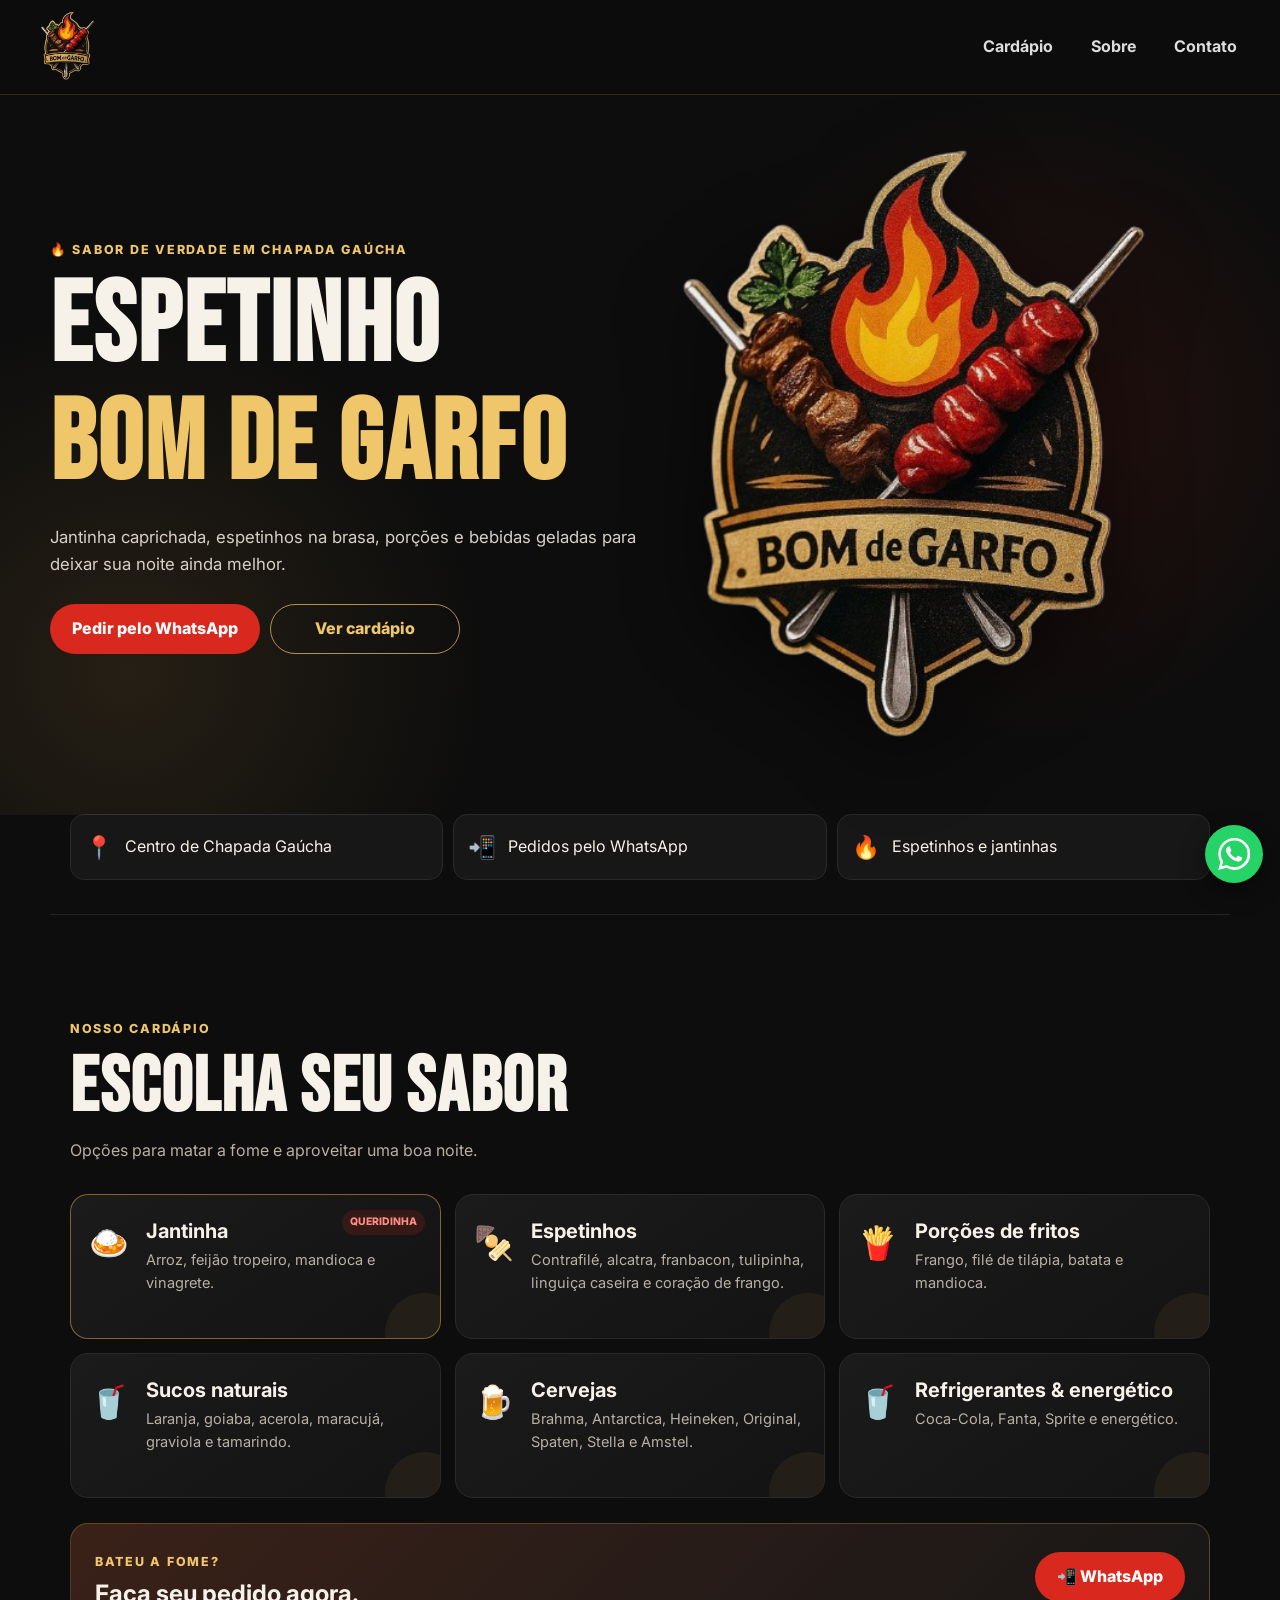
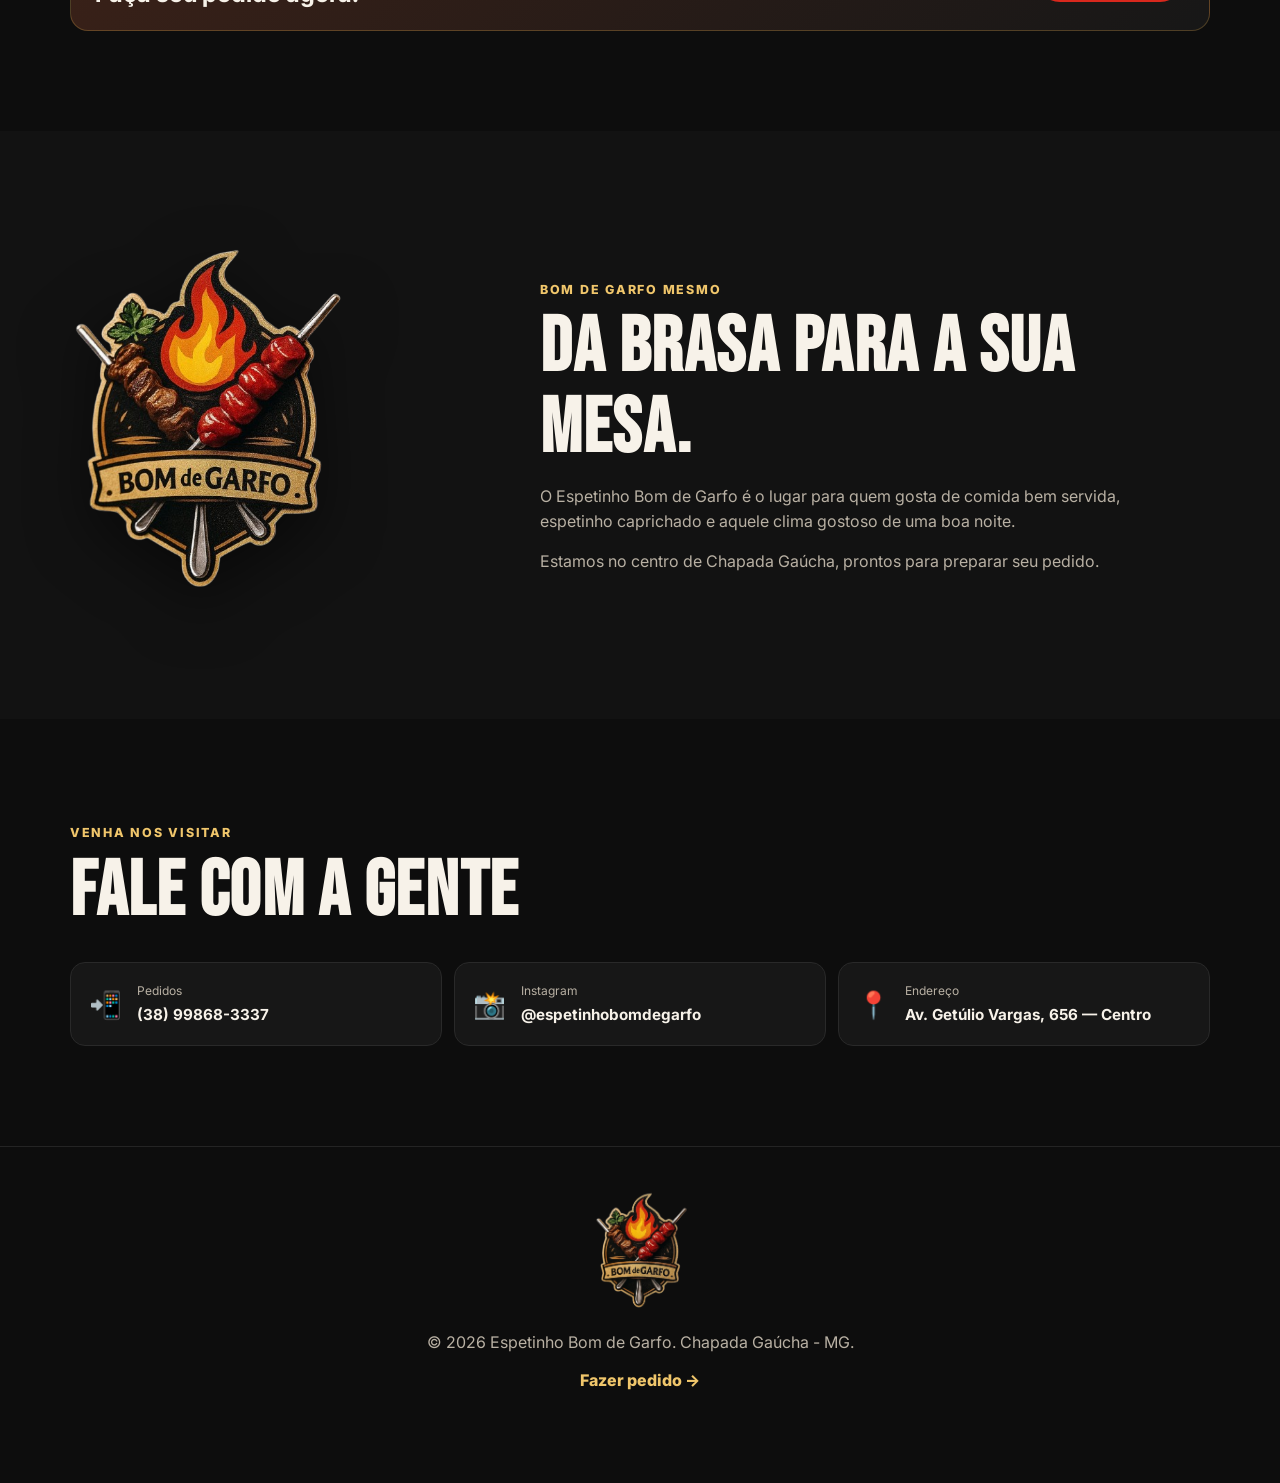
<file: index.html>
<!DOCTYPE html>
<html lang="pt-BR">
<head>
  <meta charset="UTF-8">
  <meta name="viewport" content="width=device-width, initial-scale=1.0">
  <meta name="description" content="Espetinho Bom de Garfo — jantinhas, espetinhos, porções, sucos naturais e bebidas em Chapada Gaúcha - MG.">
  <meta name="theme-color" content="#111111">
  <title>Espetinho Bom de Garfo | Chapada Gaúcha - MG</title>
  <link rel="icon" type="image/png" href="favicon-removebg.png">
  <link rel="preconnect" href="https://fonts.googleapis.com">
  <link rel="preconnect" href="https://fonts.gstatic.com" crossorigin>
  <link href="https://fonts.googleapis.com/css2?family=Bebas+Neue&family=Inter:wght@400;500;600;700;800&display=swap" rel="stylesheet">
  <link rel="stylesheet" href="style.css">
</head>
<body>
  <header class="site-header">
    <a class="brand" href="#inicio" aria-label="Espetinho Bom de Garfo - início">
      <img src="logo.png" alt="Logo Espetinho Bom de Garfo">
    </a>
    <button class="menu-toggle" aria-label="Abrir menu" aria-expanded="false">☰</button>
    <nav class="nav" aria-label="Navegação principal">
      <a href="#cardapio">Cardápio</a>
      <a href="#sobre">Sobre</a>
      <a href="#contato">Contato</a>
    </nav>
  </header>

  <main>
    <section id="inicio" class="hero">
      <div class="hero-content">
        <span class="eyebrow">🔥 Sabor de verdade em Chapada Gaúcha</span>
        <h1>Espetinho<br><span>Bom de Garfo</span></h1>
        <p>Jantinha caprichada, espetinhos na brasa, porções e bebidas geladas para deixar sua noite ainda melhor.</p>
        <div class="hero-actions">
          <a class="btn btn-primary" href="https://wa.me/5538998683337?text=Olá!%20Quero%20fazer%20um%20pedido%20no%20Espetinho%20Bom%20de%20Garfo." target="_blank" rel="noopener">Pedir pelo WhatsApp</a>
          <a class="btn btn-outline" href="#cardapio">Ver cardápio</a>
        </div>
      </div>
      <div class="hero-logo" aria-hidden="true">
        <img src="/logo.png" alt="">
      </div>
    </section>

    <section class="quick-info" aria-label="Informações rápidas">
      <div><strong>📍</strong><span>Centro de Chapada Gaúcha</span></div>
      <div><strong>📲</strong><span>Pedidos pelo WhatsApp</span></div>
      <div><strong>🔥</strong><span>Espetinhos e jantinhas</span></div>
    </section>

    <section id="cardapio" class="section menu-section">
      <div class="section-heading">
        <span class="eyebrow">Nosso cardápio</span>
        <h2>Escolha seu sabor</h2>
        <p>Opções para matar a fome e aproveitar uma boa noite.</p>
      </div>

      <div class="menu-grid">
        <article class="menu-card featured">
          <div class="card-icon">🍛</div>
          <div>
            <h3>Jantinha</h3>
            <p>Arroz, feijão tropeiro, mandioca e vinagrete.</p>
          </div>
          <span class="tag">Queridinha</span>
        </article>

        <article class="menu-card">
          <div class="card-icon">🍢</div>
          <div>
            <h3>Espetinhos</h3>
            <p>Contrafilé, alcatra, franbacon, tulipinha, linguiça caseira e coração de frango.</p>
          </div>
        </article>

        <article class="menu-card">
          <div class="card-icon">🍟</div>
          <div>
            <h3>Porções de fritos</h3>
            <p>Frango, filé de tilápia, batata e mandioca.</p>
          </div>
        </article>

        <article class="menu-card">
          <div class="card-icon">🥤</div>
          <div>
            <h3>Sucos naturais</h3>
            <p>Laranja, goiaba, acerola, maracujá, graviola e tamarindo.</p>
          </div>
        </article>

        <article class="menu-card">
          <div class="card-icon">🍺</div>
          <div>
            <h3>Cervejas</h3>
            <p>Brahma, Antarctica, Heineken, Original, Spaten, Stella e Amstel.</p>
          </div>
        </article>

        <article class="menu-card">
          <div class="card-icon">🥤</div>
          <div>
            <h3>Refrigerantes & energético</h3>
            <p>Coca-Cola, Fanta, Sprite e energético.</p>
          </div>
        </article>
      </div>

      <div class="order-banner">
        <div>
          <span class="eyebrow">Bateu a fome?</span>
          <h3>Faça seu pedido agora.</h3>
        </div>
        <a class="btn btn-primary" href="https://wa.me/5538998683337?text=Olá!%20Quero%20fazer%20um%20pedido%20no%20Espetinho%20Bom%20de%20Garfo." target="_blank" rel="noopener">📲 WhatsApp</a>
      </div>
    </section>

    <section id="sobre" class="section about">
      <div class="about-logo">
        <img src="/logo.png" alt="Logo Espetinho Bom de Garfo">
      </div>
      <div class="about-copy">
        <span class="eyebrow">Bom de Garfo mesmo</span>
        <h2>Da brasa para a sua mesa.</h2>
        <p>O Espetinho Bom de Garfo é o lugar para quem gosta de comida bem servida, espetinho caprichado e aquele clima gostoso de uma boa noite.</p>
        <p>Estamos no centro de Chapada Gaúcha, prontos para preparar seu pedido.</p>
      </div>
    </section>

    <section id="contato" class="section contact">
      <div class="section-heading">
        <span class="eyebrow">Venha nos visitar</span>
        <h2>Fale com a gente</h2>
      </div>
      <div class="contact-grid">
        <a class="contact-item" href="https://wa.me/5538998683337" target="_blank" rel="noopener">
          <span class="contact-icon">📲</span>
          <span><small>Pedidos</small><strong>(38) 99868-3337</strong></span>
        </a>
        <a class="contact-item" href="https://www.instagram.com/espetinhobomdegarfo/" target="_blank" rel="noopener">
          <span class="contact-icon">📸</span>
          <span><small>Instagram</small><strong>@espetinhobomdegarfo</strong></span>
        </a>
        <a class="contact-item" href="https://www.google.com/maps/search/?api=1&query=Avenida%20Get%C3%BAlio%20Vargas%2C%20656%2C%20Centro%2C%20Chapada%20Ga%C3%BAcha%2C%20MG" target="_blank" rel="noopener">
          <span class="contact-icon">📍</span>
          <span><small>Endereço</small><strong>Av. Getúlio Vargas, 656 — Centro</strong></span>
        </a>
      </div>
    </section>
  </main>

  <footer class="footer">
    <img src="logo.png" alt="Espetinho Bom de Garfo">
    <p>© <span id="year"></span> Espetinho Bom de Garfo. Chapada Gaúcha - MG.</p>
    <a href="https://wa.me/5538998683337?text=Olá!%20Vim%20pelo%20site%20do%20Espetinho%20Bom%20de%20Garfo." target="_blank" rel="noopener">Fazer pedido →</a>
  </footer>

  <a class="floating-whatsapp"
   href="https://wa.me/5538998683337?text=Olá!%20Vim%20pelo%20site.%20Quero%20fazer%20um%20pedido."
   target="_blank"
   rel="noopener"
   aria-label="Fazer pedido pelo WhatsApp">

    <svg viewBox="0 0 24 24" aria-hidden="true">
        <path fill="currentColor" d="M17.472 14.382c-.297-.149-1.758-.867-2.03-.967-.273-.099-.471-.148-.67.15-.197.297-.767.966-.94 1.164-.173.199-.347.223-.644.075-.297-.15-1.255-.463-2.39-1.475-.883-.788-1.48-1.761-1.653-2.059-.173-.297-.018-.458.13-.606.134-.133.298-.347.446-.52.149-.174.198-.298.298-.497.099-.198.05-.372-.025-.521-.075-.149-.669-1.611-.916-2.206-.242-.579-.487-.5-.669-.51l-.57-.01c-.198 0-.52.074-.792.372s-1.04 1.016-1.04 2.479 1.065 2.876 1.213 3.075c.149.198 2.095 3.2 5.076 4.487.709.306 1.263.489 1.694.626.712.226 1.36.194 1.872.118.571-.085 1.758-.719 2.006-1.413.248-.694.248-1.289.173-1.413-.074-.124-.272-.198-.57-.347m-5.421 7.403h-.004a9.87 9.87 0 01-5.031-1.378l-.361-.214-3.741.982 1-3.648-.235-.374a9.86 9.86 0 01-1.511-5.26C2.17 6.43 6.7 1.9 12.27 1.9a9.84 9.84 0 017.01 2.91 9.84 9.84 0 012.904 7.014c-.002 5.57-4.53 10.1-10.133 10.1M20.82 3.53A12.02 12.02 0 0012.27 0C5.64 0 .24 5.4.24 12.03c0 2.12.55 4.19 1.6 6.02L.16 24l6.09-1.6a12.03 12.03 0 006.02 1.54h.01c6.63 0 12.03-5.4 12.03-12.03 0-3.21-1.25-6.23-3.49-8.38"/>
    </svg>

</a>
  
  <script src="script.js"></script>
</body>
</html>
</file>
<file: style.css>
:root {
  --bg: #0d0d0d;
  --surface: #171717;
  --surface-2: #202020;
  --text: #f7f2e9;
  --muted: #b8b0a3;
  --gold: #d5a24a;
  --gold-light: #f0c66b;
  --red: #d9281d;
  --max: 1180px;
  --radius: 18px;
}

* { box-sizing: border-box; margin: 0; padding: 0; }
html { scroll-behavior: smooth; }
body {
  font-family: "Inter", system-ui, sans-serif;
  background: var(--bg);
  color: var(--text);
  line-height: 1.6;
  overflow-x: hidden;
}
a { color: inherit; text-decoration: none; }
img { max-width: 100%; display: block; }
button { font: inherit; }

.site-header {
  position: sticky; top: 0; z-index: 20;
  display: flex; align-items: center; justify-content: space-between;
  min-height: 72px; padding: 8px 18px;
  background: rgba(13,13,13,.94);
  border-bottom: 1px solid rgba(213,162,74,.18);
  backdrop-filter: blur(12px);
}
.brand img { width: 68px; height: 68px; object-fit: contain; }
.menu-toggle {
  border: 0; background: transparent; color: var(--text);
  font-size: 30px; cursor: pointer; line-height: 1;
}
.nav {
  position: absolute; top: 72px; left: 0; right: 0;
  display: none; flex-direction: column; gap: 2px;
  padding: 10px 18px 18px; background: #101010;
  border-bottom: 1px solid rgba(213,162,74,.2);
}
.nav.open { display: flex; }
.nav a { padding: 12px; font-weight: 700; }

.hero {
  position: relative; min-height: calc(100vh - 72px);
  display: flex; align-items: center;
  padding: 54px 20px 70px;
  background:
    radial-gradient(circle at 80% 45%, rgba(217,40,29,.13), transparent 30%),
    radial-gradient(circle at 10% 80%, rgba(213,162,74,.12), transparent 28%);
}
.hero-content { position: relative; z-index: 2; max-width: 650px; }
.eyebrow {
  display: inline-block; margin-bottom: 9px;
  color: var(--gold-light); font-size: .78rem; font-weight: 800;
  letter-spacing: .14em; text-transform: uppercase;
}
.hero h1, h2, h3 { line-height: 1.05; }
.hero h1 {
  font-family: "Bebas Neue", sans-serif;
  font-size: clamp(4rem, 19vw, 7rem);
  letter-spacing: .02em;
  text-transform: uppercase;
}
.hero h1 span { color: var(--gold-light); }
.hero p { max-width: 590px; margin: 20px 0 26px; color: #d6d0c7; font-size: 1.05rem; }
.hero-actions { display: flex; flex-direction: column; gap: 10px; }
.btn {
  display: inline-flex; justify-content: center; align-items: center;
  min-height: 50px; padding: 0 22px; border-radius: 999px;
  font-weight: 800; transition: transform .2s, background .2s;
}
.btn:hover { transform: translateY(-2px); }
.btn-primary { background: var(--red); color: white; }
.btn-primary:hover { background: #ef382c; }
.btn-outline { border: 1px solid rgba(240,198,107,.7); color: var(--gold-light); }

.hero-logo { display: none; }

.quick-info {
  display: grid; grid-template-columns: 1fr;
  max-width: var(--max); margin: -1px auto 0; padding: 0 20px 34px;
  gap: 10px;
}
.quick-info div {
  display: flex; gap: 12px; align-items: center;
  padding: 14px; background: var(--surface);
  border: 1px solid #292929; border-radius: 14px;
}
.quick-info strong { font-size: 1.4rem; }

.section { max-width: var(--max); margin: auto; padding: 74px 20px; }
.section-heading { max-width: 650px; margin-bottom: 30px; }
.section h2 { font-family: "Bebas Neue", sans-serif; font-size: clamp(2.7rem, 11vw, 4.8rem); letter-spacing: .02em; }
.section-heading p { color: var(--muted); margin-top: 10px; }

.menu-section { border-top: 1px solid #242424; }
.menu-grid { display: grid; gap: 14px; }
.menu-card {
  position: relative; display: flex; gap: 15px;
  padding: 22px 18px; min-height: 145px;
  background: linear-gradient(145deg, #1b1b1b, #131313);
  border: 1px solid #2a2a2a; border-radius: var(--radius);
  overflow: hidden;
}
.menu-card::after {
  content: ""; position: absolute; width: 80px; height: 80px;
  right: -25px; bottom: -35px; border-radius: 50%;
  background: rgba(213,162,74,.08);
}
.menu-card h3 { font-size: 1.25rem; margin: 4px 0 7px; }
.menu-card p { color: var(--muted); font-size: .91rem; }
.card-icon { font-size: 2rem; min-width: 42px; }
.menu-card.featured { border-color: rgba(213,162,74,.55); }
.tag {
  position: absolute; top: 15px; right: 15px;
  padding: 4px 8px; border-radius: 99px;
  background: rgba(217,40,29,.15); color: #ff8c84;
  font-size: .65rem; font-weight: 800; text-transform: uppercase;
}
.order-banner {
  display: flex; flex-direction: column; gap: 18px;
  margin-top: 25px; padding: 24px;
  border-radius: var(--radius);
  background: linear-gradient(135deg, #3a2118, #171717);
  border: 1px solid rgba(213,162,74,.28);
}
.order-banner h3 { font-size: 1.5rem; }
.order-banner .btn { width: 100%; }

.about {
  display: grid; gap: 30px; align-items: center;
  background: #121212; max-width: none;
  padding-left: max(20px, calc((100vw - var(--max)) / 2));
  padding-right: max(20px, calc((100vw - var(--max)) / 2));
}
.about-logo { display: flex; justify-content: center; }
.about-logo img { width: min(100%, 310px); filter: drop-shadow(0 18px 30px rgba(0,0,0,.5)); }
.about-copy p { color: var(--muted); margin-top: 14px; max-width: 600px; }

.contact-grid { display: grid; gap: 12px; }
.contact-item {
  display: flex; align-items: center; gap: 15px;
  padding: 18px; background: var(--surface);
  border: 1px solid #292929; border-radius: 15px;
}
.contact-icon { font-size: 1.65rem; }
.contact-item small { display: block; color: var(--muted); font-size: .75rem; }
.contact-item strong { display: block; font-size: .95rem; margin-top: 2px; }

.footer {
  display: flex; flex-direction: column; align-items: center;
  gap: 12px; text-align: center; padding: 40px 20px 90px;
  border-top: 1px solid #242424; color: var(--muted);
}
.footer img { width: 105px; }
.footer a { color: var(--gold-light); font-weight: 800; }

.floating-whatsapp {
    position: fixed;
    right: 17px;
    bottom: 17px;
    z-index: 30;

    display: grid;
    place-items: center;

    width: 58px;
    height: 58px;

    border-radius: 50%;
    background: #25D366;
    color: white;

    box-shadow: 0 8px 25px rgba(0, 0, 0, 0.45);

    transition: transform 0.2s, background 0.2s;
}

.floating-whatsapp:hover {
    transform: scale(1.08);
    background: #1ebe5d;
}

.floating-whatsapp svg {
    width: 32px;
    height: 32px;
    fill: currentColor;
}

@media (min-width: 620px) {
  .site-header { padding-left: 28px; padding-right: 28px; }
  .hero { padding-left: 6vw; padding-right: 6vw; }
  .hero-actions { flex-direction: row; }
  .hero-actions .btn { width: auto; min-width: 190px; }
  .quick-info { grid-template-columns: repeat(3, 1fr); }
  .menu-grid { grid-template-columns: repeat(2, 1fr); }
  .order-banner { flex-direction: row; align-items: center; justify-content: space-between; }
  .order-banner .btn { width: auto; }
  .contact-grid { grid-template-columns: repeat(3, 1fr); }
}

@media (min-width: 900px) {
  .site-header { min-height: 82px; }
  .brand img { width: 78px; height: 78px; }
  .menu-toggle { display: none; }
  .nav { position: static; display: flex; flex-direction: row; gap: 8px; padding: 0; background: transparent; border: 0; }
  .nav a { padding: 10px 15px; color: #ddd; }
  .nav a:hover { color: var(--gold-light); }
  .hero { min-height: 720px; padding-top: 70px; padding-bottom: 90px; }
  .hero-logo {
    display: block; position: absolute; right: 4vw; top: 50%;
    width: min(43vw, 540px); transform: translateY(-50%);
    opacity: .95; filter: drop-shadow(0 20px 45px rgba(0,0,0,.6));
  }
  .hero-logo img { width: 100%; }
  .menu-grid { grid-template-columns: repeat(3, 1fr); }
  .about { grid-template-columns: .8fr 1.2fr; min-height: 560px; }
  .about-logo { justify-content: flex-start; }
  .section { padding-top: 100px; padding-bottom: 100px; }
}

@media (min-width: 1150px) {
  .hero-logo { right: 8vw; }
  .hero { padding-left: max(40px, calc((100vw - var(--max)) / 2)); }
}
</file>
